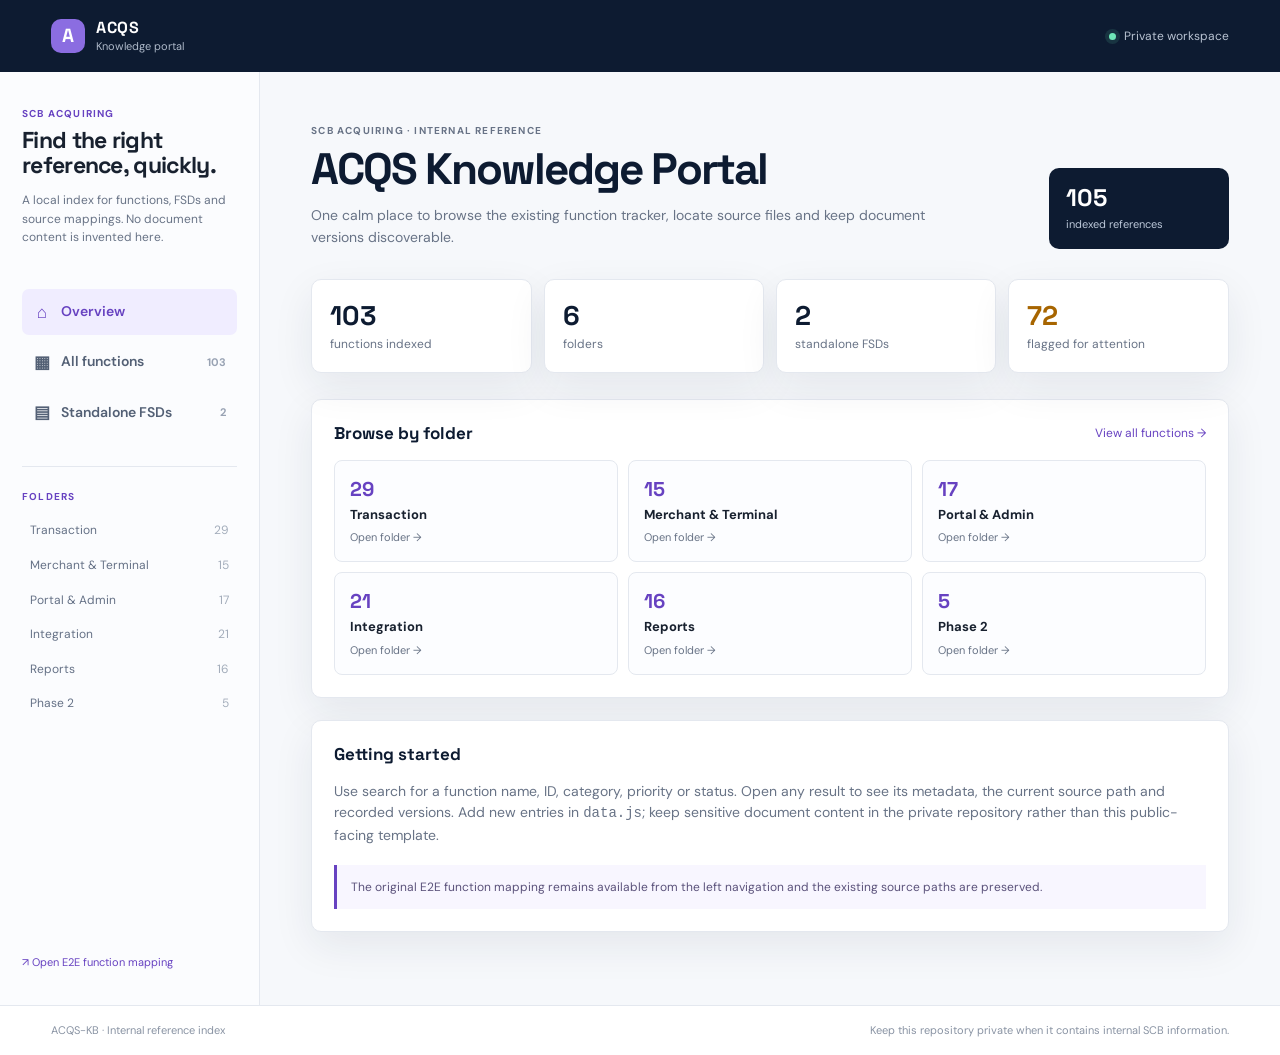
<file: index.html>
<!doctype html>
<html lang="en">
<head>
  <meta charset="utf-8">
  <meta name="viewport" content="width=device-width, initial-scale=1">
  <meta name="description" content="Private SCB ACQS knowledge portal for finding function and document references.">
  <title>ACQS Knowledge Portal</title>
  <link rel="stylesheet" href="styles.css">
</head>
<body>
  <header class="site-header">
    <a class="brand" href="#home" aria-label="ACQS Knowledge Portal home">
      <span class="brand-mark">A</span>
      <span><strong>ACQS</strong><small>Knowledge portal</small></span>
    </a>
    <div class="header-meta">
      <span class="status-dot" aria-hidden="true"></span>
      <span>Private workspace</span>
    </div>
  </header>

  <main class="layout">
    <aside class="sidebar" aria-label="Knowledge base navigation">
      <div class="sidebar-intro">
        <p class="eyebrow">SCB Acquiring</p>
        <h1>Find the right reference, quickly.</h1>
        <p class="muted">A local index for functions, FSDs and source mappings. No document content is invented here.</p>
      </div>
      <nav class="nav-list">
        <a class="nav-link active" href="#home" data-route="home"><span>⌂</span> Overview</a>
        <a class="nav-link" href="#all" data-route="all"><span>▦</span> All functions <b id="nav-count"></b></a>
        <a class="nav-link" href="#documents" data-route="documents"><span>▤</span> Standalone FSDs <b id="nav-doc-count"></b></a>
      </nav>
      <div class="sidebar-section">
        <p class="eyebrow">Folders</p>
        <div id="category-nav" class="category-nav"></div>
      </div>
      <a class="source-link" href="reference/E2E_Full_Function_Mapping.html">↗ Open E2E function mapping</a>
    </aside>

    <section class="content" aria-live="polite">
      <div id="view"></div>
    </section>
  </main>

  <footer class="site-footer">
    <span>ACQS-KB · Internal reference index</span>
    <span>Keep this repository private when it contains internal SCB information.</span>
  </footer>
  <script src="data.js"></script>
  <script src="app.js"></script>
</body>
</html>
</file>
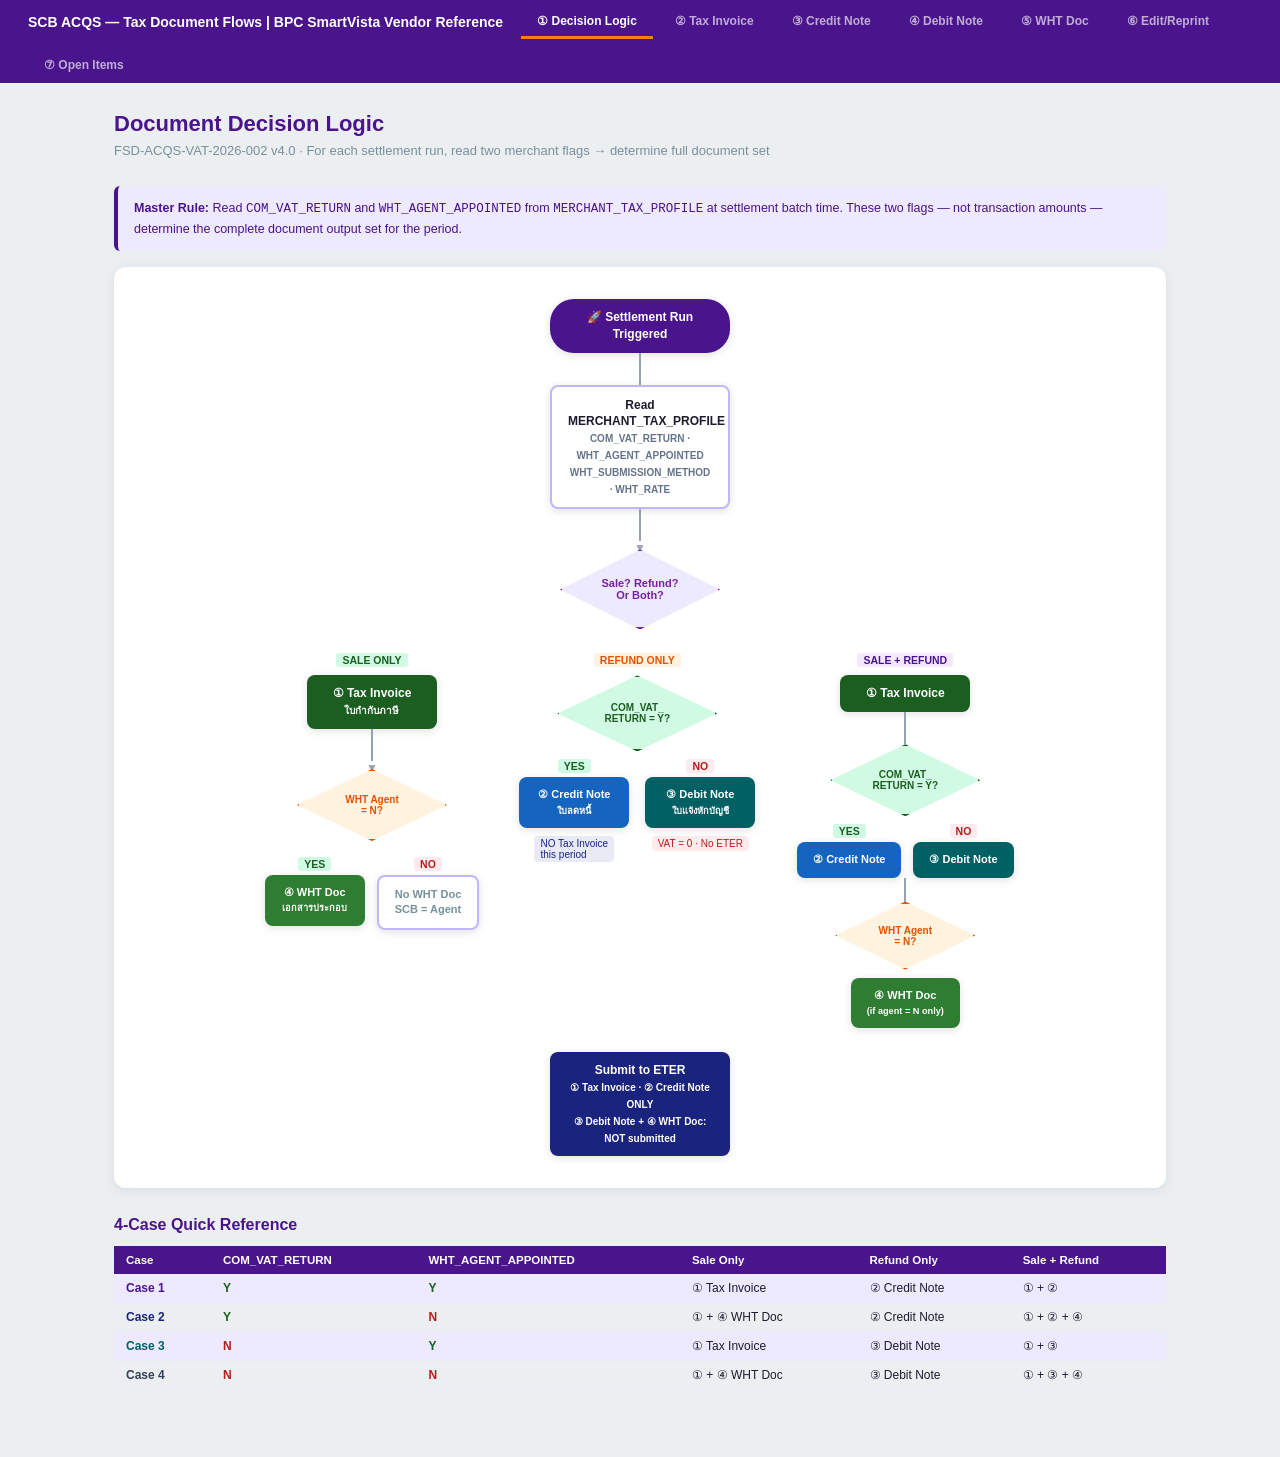
<file: ACQS_VAT_Flows_Vendor_Reference.html>
<!DOCTYPE html>
<html lang="en">
<head>
<meta charset="UTF-8">
<title>SCB ACQS — VAT Tax Document Generation Flows  |  BPC SmartVista Vendor Reference</title>
<style>
:root {
  --pu:  #4A148C; --pu2: #7B1FA2; --plt: #EDE9FE; --plt2: #F3E5F5;
  --tl:  #006064; --tlt: #E0F7FA;
  --gn:  #1B5E20; --glt: #D1FAE5;
  --am:  #E65100; --alt: #FFF3E0;
  --rd:  #B71C1C; --rlt: #FFEBEE;
  --in:  #1A237E; --ilt: #E8EAF6;
  --sl:  #334155; --mg:  #78909C;
  --lg:  #F8F7FF; --wh:  #FFFFFF; --bk: #1E1B2E;
  --gd:  #F57F17; --yl:  #FFF9C4;
  --font: 'Segoe UI', 'Aptos', sans-serif;
}
* { margin:0; padding:0; box-sizing:border-box; }
body { font-family:var(--font); background:#ECEFF1; color:var(--bk); }

/* NAV */
.nav { background:var(--pu); padding:0 28px; display:flex; align-items:center; gap:6px; flex-wrap:wrap; }
.nav-title { color:#fff; font-size:14px; font-weight:700; padding:14px 0; margin-right:12px; white-space:nowrap; }
.nav-btn { padding:8px 16px; background:transparent; border:none; color:rgba(255,255,255,.65);
  font-size:12px; font-weight:600; cursor:pointer; border-bottom:3px solid transparent;
  transition:.15s; white-space:nowrap; }
.nav-btn:hover, .nav-btn.active { color:#fff; border-bottom-color:var(--gd); }

/* PANEL */
.panel { display:none; padding:28px 24px 48px; max-width:1100px; margin:0 auto; }
.panel.active { display:block; }

/* SECTION HEADERS */
.sec-title { font-size:22px; font-weight:800; color:var(--pu); margin-bottom:6px; }
.sec-sub   { font-size:13px; color:var(--mg); margin-bottom:28px; }

/* ── FLOW DIAGRAM ─────────────────────────────────────── */
.flow { display:flex; flex-direction:column; align-items:center; gap:0; }
.flow-row { display:flex; align-items:center; gap:0; width:100%; justify-content:center; }

/* Nodes */
.node { border-radius:8px; padding:10px 16px; font-size:12px; font-weight:600;
  text-align:center; min-width:130px; max-width:180px; line-height:1.4;
  box-shadow:0 2px 8px rgba(0,0,0,.12); position:relative; }
.node-start { background:var(--pu); color:#fff; border-radius:24px; }
.node-end   { background:var(--bk); color:#fff; border-radius:24px; }
.node-action{ background:var(--wh); color:var(--bk); border:2px solid #C4B5FD; }
.node-tax   { background:var(--gn); color:#fff; }
.node-cn    { background:#1565C0; color:#fff; }
.node-dn    { background:var(--tl); color:#fff; }
.node-wht   { background:#2E7D32; color:#fff; }
.node-eter  { background:var(--in); color:#fff; }
.node-warn  { background:var(--alt); color:var(--am); border:2px solid var(--am); }
.node-block { background:var(--rlt); color:var(--rd); border:2px solid var(--rd); }
.node-db    { background:#E3F2FD; color:#0D47A1; border:2px solid #90CAF9;
  border-radius:4px 4px 12px 12px; }
.node-diamond { background:var(--plt); color:var(--pu2); border:2px solid var(--pu2);
  transform:rotate(0deg); clip-path:polygon(50% 0%,100% 50%,50% 100%,0% 50%);
  width:160px; height:80px; display:flex; align-items:center; justify-content:center;
  font-size:11px; font-weight:700; text-align:center; padding:8px;
  box-shadow:0 2px 8px rgba(0,0,0,.12); }
.node-diamond.gn { background:var(--glt); color:var(--gn); border-color:var(--gn); }
.node-diamond.am { background:var(--alt); color:var(--am); border-color:var(--am); }

/* Connectors */
.arrow-down  { width:2px; height:32px; background:#94A3B8; margin:0 auto; position:relative; }
.arrow-down::after { content:'▼'; position:absolute; bottom:-14px; left:50%; transform:translateX(-50%);
  font-size:12px; color:#94A3B8; }
.arrow-h { width:36px; height:2px; background:#94A3B8; flex-shrink:0; }
.arrow-label { font-size:10.5px; font-weight:700; color:var(--gn); text-align:center;
  background:var(--glt); border-radius:3px; padding:1px 6px; white-space:nowrap; margin:0 4px; }
.arrow-label.no  { color:var(--rd); background:var(--rlt); }
.arrow-label.am  { color:var(--am); background:var(--alt); }

/* Badge */
.badge { display:inline-block; font-size:9px; font-weight:700; border-radius:3px;
  padding:1px 5px; vertical-align:middle; margin-left:4px; }
.badge-new  { background:var(--gn); color:#fff; }
.badge-upd  { background:var(--am); color:#fff; }
.badge-crit { background:var(--rd); color:#fff; }
.badge-blk  { background:var(--in); color:#fff; }

/* ── GRID LAYOUT ──────────────────────────────────────── */
.grid2 { display:grid; grid-template-columns:1fr 1fr; gap:20px; margin-bottom:28px; }
.grid3 { display:grid; grid-template-columns:1fr 1fr 1fr; gap:16px; margin-bottom:28px; }
@media(max-width:700px) { .grid2,.grid3 { grid-template-columns:1fr; } }

/* CARD */
.card { background:var(--wh); border-radius:10px; overflow:hidden;
  box-shadow:0 2px 12px rgba(0,0,0,.08); }
.card-head { padding:12px 16px; font-size:13px; font-weight:700; color:#fff; }
.card-body { padding:14px 16px; font-size:12.5px; line-height:1.7; }

/* TABLE */
.tbl { width:100%; border-collapse:collapse; font-size:12px; margin-bottom:20px; }
.tbl th { background:var(--pu); color:#fff; padding:8px 12px; text-align:left; font-size:11.5px; }
.tbl td { padding:7px 12px; border-bottom:1px solid #EDE7F6; vertical-align:top; }
.tbl tr:nth-child(even) td { background:var(--plt); }
.tbl .y  { font-weight:700; color:var(--gn); }
.tbl .n  { font-weight:700; color:var(--rd); }
.tbl .am { font-weight:700; color:var(--am); }

/* CALLOUT */
.callout { border-radius:6px; padding:12px 16px; font-size:12.5px; line-height:1.6;
  margin-bottom:16px; border-left:4px solid; }
.callout-rd  { background:var(--rlt); border-color:var(--rd); color:var(--rd); }
.callout-gn  { background:var(--glt); border-color:var(--gn); color:var(--gn); }
.callout-pu  { background:var(--plt); border-color:var(--pu); color:var(--pu); }
.callout-am  { background:var(--alt); border-color:var(--am); color:var(--am); }
.callout-tl  { background:var(--tlt); border-color:var(--tl); color:var(--tl); }
.callout-in  { background:var(--ilt); border-color:var(--in); color:var(--in); }

/* STEP LIST */
.steps { counter-reset:step; list-style:none; }
.steps li { counter-increment:step; padding:8px 12px 8px 44px; position:relative;
  border-left:2px solid #EDE7F6; margin-bottom:4px; font-size:12.5px; background:var(--wh);
  border-radius:0 6px 6px 0; }
.steps li::before { content:counter(step); position:absolute; left:-14px; top:50%; transform:translateY(-50%);
  width:26px; height:26px; background:var(--pu); color:#fff; border-radius:50%;
  display:flex; align-items:center; justify-content:center; font-size:11px; font-weight:700; }

/* OI BOX */
.oi-box { background:var(--rlt); border-left:4px solid var(--rd); border-radius:0 6px 6px 0;
  padding:10px 14px; margin-bottom:10px; }
.oi-id   { font-weight:700; color:var(--rd); font-size:12px; margin-bottom:3px; }
.oi-text { font-size:12px; color:var(--bk); line-height:1.5; }

/* DIVIDER */
.divider { height:1px; background:#EDE7F6; margin:24px 0; }
</style>
</head>
<body>

<!-- NAV -->
<nav class="nav">
  <span class="nav-title">SCB ACQS — Tax Document Flows  |  BPC SmartVista Vendor Reference</span>
  <button class="nav-btn active" onclick="show('decision')">① Decision Logic</button>
  <button class="nav-btn" onclick="show('inv')">② Tax Invoice</button>
  <button class="nav-btn" onclick="show('cn')">③ Credit Note</button>
  <button class="nav-btn" onclick="show('dn')">④ Debit Note</button>
  <button class="nav-btn" onclick="show('wht')">⑤ WHT Doc</button>
  <button class="nav-btn" onclick="show('editreprint')">⑥ Edit/Reprint</button>
  <button class="nav-btn" onclick="show('openitems')">⑦ Open Items</button>
</nav>

<!-- ══════════════════════════════════════════════════════
     PANEL 1: DECISION LOGIC
══════════════════════════════════════════════════════ -->
<div class="panel active" id="panel-decision">
  <div class="sec-title">Document Decision Logic</div>
  <div class="sec-sub">FSD-ACQS-VAT-2026-002 v4.0  ·  For each settlement run, read two merchant flags → determine full document set</div>

  <div class="callout callout-pu">
    <strong>Master Rule:</strong> Read <code>COM_VAT_RETURN</code> and <code>WHT_AGENT_APPOINTED</code> from <code>MERCHANT_TAX_PROFILE</code> at settlement batch time. These two flags — not transaction amounts — determine the complete document output set for the period.
  </div>

  <!-- Flowchart -->
  <div style="background:#fff; border-radius:12px; padding:32px; box-shadow:0 2px 12px rgba(0,0,0,.08); margin-bottom:28px; overflow-x:auto;">

    <!-- Row 1: Start -->
    <div class="flow">
      <div class="node node-start" style="width:180px">🚀 Settlement Run Triggered</div>
      <div class="arrow-down"></div>

      <!-- Step: Read flags -->
      <div class="node node-action" style="width:260px">Read MERCHANT_TAX_PROFILE<br><small style="color:#64748B">COM_VAT_RETURN · WHT_AGENT_APPOINTED<br>WHT_SUBMISSION_METHOD · WHT_RATE</small></div>
      <div class="arrow-down"></div>

      <!-- Diamond 1: Sale or Refund? -->
      <div class="node-diamond" style="margin:8px auto">Sale? Refund?<br>Or Both?</div>
      <div style="height:16px"></div>

      <!-- Three branches -->
      <div style="display:flex; gap:40px; justify-content:center; align-items:flex-start; width:100%;">

        <!-- LEFT: Sale Only -->
        <div style="display:flex; flex-direction:column; align-items:center; gap:0; min-width:200px;">
          <div class="arrow-label" style="margin-bottom:8px">SALE ONLY</div>
          <div class="node node-tax">① Tax Invoice<br><small>ใบกำกับภาษี</small></div>
          <div class="arrow-down"></div>
          <div class="node-diamond am" style="margin:8px auto; width:150px; height:72px; font-size:10px">WHT Agent<br>= N?</div>
          <div style="height:8px"></div>
          <div style="display:flex; gap:12px;">
            <div style="display:flex; flex-direction:column; align-items:center; gap:4px;">
              <div class="arrow-label">YES</div>
              <div class="node node-wht" style="font-size:11px; min-width:100px">④ WHT Doc<br><small>เอกสารประกอบ</small></div>
            </div>
            <div style="display:flex; flex-direction:column; align-items:center; gap:4px;">
              <div class="arrow-label no">NO</div>
              <div class="node node-action" style="font-size:11px; min-width:80px; color:var(--mg)">No WHT Doc<br>SCB = Agent</div>
            </div>
          </div>
        </div>

        <!-- CENTRE: Refund Only -->
        <div style="display:flex; flex-direction:column; align-items:center; gap:0; min-width:220px;">
          <div class="arrow-label am" style="margin-bottom:8px">REFUND ONLY</div>
          <div class="node-diamond gn" style="margin:0 auto; width:160px; height:76px; font-size:10px">COM_VAT_<br>RETURN = Y?</div>
          <div style="height:8px"></div>
          <div style="display:flex; gap:16px;">
            <div style="display:flex; flex-direction:column; align-items:center; gap:4px;">
              <div class="arrow-label">YES</div>
              <div class="node node-cn" style="font-size:11px; min-width:110px">② Credit Note<br><small>ใบลดหนี้</small></div>
              <div style="font-size:10px; color:var(--in); background:var(--ilt); border-radius:4px; padding:2px 6px; margin-top:4px">NO Tax Invoice<br>this period</div>
            </div>
            <div style="display:flex; flex-direction:column; align-items:center; gap:4px;">
              <div class="arrow-label no">NO</div>
              <div class="node node-dn" style="font-size:11px; min-width:110px">③ Debit Note<br><small>ใบแจ้งหักบัญชี</small></div>
              <div style="font-size:10px; color:var(--rd); background:var(--rlt); border-radius:4px; padding:2px 6px; margin-top:4px">VAT = 0 · No ETER</div>
            </div>
          </div>
        </div>

        <!-- RIGHT: Sale + Refund -->
        <div style="display:flex; flex-direction:column; align-items:center; gap:0; min-width:220px;">
          <div class="arrow-label no" style="background:#F3E8FF; color:var(--pu); margin-bottom:8px">SALE + REFUND</div>
          <div class="node node-tax">① Tax Invoice</div>
          <div class="arrow-down"></div>
          <div class="node-diamond gn" style="margin:0 auto; width:150px; height:72px; font-size:10px">COM_VAT_<br>RETURN = Y?</div>
          <div style="height:8px"></div>
          <div style="display:flex; gap:12px;">
            <div style="display:flex; flex-direction:column; align-items:center; gap:4px;">
              <div class="arrow-label">YES</div>
              <div class="node node-cn" style="font-size:11px; min-width:100px">② Credit Note</div>
            </div>
            <div style="display:flex; flex-direction:column; align-items:center; gap:4px;">
              <div class="arrow-label no">NO</div>
              <div class="node node-dn" style="font-size:11px; min-width:100px">③ Debit Note</div>
            </div>
          </div>
          <div class="arrow-down" style="height:24px;"></div>
          <div class="node-diamond am" style="margin:0 auto; width:140px; height:68px; font-size:10px">WHT Agent<br>= N?</div>
          <div style="height:8px"></div>
          <div class="node node-wht" style="font-size:11px; min-width:100px">④ WHT Doc<br><small>(if agent = N only)</small></div>
        </div>
      </div>

      <div style="height:24px;"></div>
      <div class="node node-eter" style="width:300px">Submit to ETER<br><small>① Tax Invoice · ② Credit Note ONLY<br>③ Debit Note + ④ WHT Doc: NOT submitted</small></div>
    </div>
  </div>

  <!-- Case matrix -->
  <div class="sec-title" style="font-size:16px; margin-bottom:12px">4-Case Quick Reference</div>
  <table class="tbl">
    <tr><th>Case</th><th>COM_VAT_RETURN</th><th>WHT_AGENT_APPOINTED</th><th>Sale Only</th><th>Refund Only</th><th>Sale + Refund</th></tr>
    <tr>
      <td><strong style="color:var(--pu)">Case 1</strong></td><td class="y">Y</td><td class="y">Y</td>
      <td>① Tax Invoice</td><td>② Credit Note</td><td>① + ②</td>
    </tr>
    <tr>
      <td><strong style="color:var(--in)">Case 2</strong></td><td class="y">Y</td><td class="n">N</td>
      <td>① + ④ WHT Doc</td><td>② Credit Note</td><td>① + ② + ④</td>
    </tr>
    <tr>
      <td><strong style="color:var(--tl)">Case 3</strong></td><td class="n">N</td><td class="y">Y</td>
      <td>① Tax Invoice</td><td>③ Debit Note</td><td>① + ③</td>
    </tr>
    <tr>
      <td><strong style="color:var(--sl)">Case 4</strong></td><td class="n">N</td><td class="n">N</td>
      <td>① + ④ WHT Doc</td><td>③ Debit Note</td><td>① + ③ + ④</td>
    </tr>
  </table>
</div>

<!-- ══════════════════════════════════════════════════════
     PANEL 2: TAX INVOICE
══════════════════════════════════════════════════════ -->
<div class="panel" id="panel-inv">
  <div class="sec-title">① Tax Invoice Generation Flow</div>
  <div class="sec-sub">ใบนำฝากเงิน / ใบกำกับภาษี  ·  Tax Document  ·  Must submit to ETER</div>

  <div class="callout callout-gn"><strong>Signature rule (TaxLawX confirmed):</strong> No physical wet signature or bank stamp required. Electronic Signature embedded by ETER satisfies มาตรา 105 ทวิ + ข้อ 4 ประกาศฯ.</div>
  <div class="callout callout-pu"><strong>Template parity:</strong> Auto-generate and Manual Data Entry are legally identical — both must use the same ETER template (Merchant Report Scenario V2.0_TLX220726.xlsx).</div>

  <!-- Activity flow -->
  <div class="grid2">
    <div>
      <div class="card">
        <div class="card-head" style="background:var(--pu)">Processing Steps</div>
        <div class="card-body">
          <ol class="steps">
            <li>EOD settlement batch triggers document generation</li>
            <li>Read <code>MERCHANT_TAX_PROFILE</code>: MDR rate, VAT flag, WHT_RATE, WHT_SUBMISSION_METHOD</li>
            <li>Calculate: MDR fee = Sale × MDR rate</li>
            <li>Calculate: VAT = MDR × 7%</li>
            <li>Calculate: WHT amount = MDR × <strong>WHT_RATE</strong> (dynamic — NOT hardcoded)<br><small style="color:var(--am)">e-WHT path: 1% (Jan 2026–Dec 2027 per ครม. 16 Jun 2026)</small></li>
            <li>Select WHT text template:<br>
              — <strong>E_WHT</strong>: Template A (past-tense "เรียบร้อยแล้ว")<br>
              — <strong>STANDARD</strong>: Template B ("ภายในวันที่ 15 ของเดือนถัดไป")</li>
            <li>Generate Tax Invoice with ETER mandatory footer statement <span class="badge badge-new">NEW</span></li>
            <li>Submit to ETER → receive registration number</li>
            <li>Status → <strong>POSTED</strong> only after ETER confirmation</li>
            <li>Email PDF to merchant registered email</li>
          </ol>
        </div>
      </div>
    </div>

    <div style="display:flex; flex-direction:column; gap:16px;">
      <div class="card">
        <div class="card-head" style="background:var(--tl)">WHT Text — Which Template?</div>
        <div class="card-body">
          <div class="flow" style="gap:8px;">
            <div class="node node-action" style="font-size:11.5px; width:100%">Read <code>WHT_SUBMISSION_METHOD</code></div>
            <div style="display:flex; gap:16px; width:100%; align-items:flex-start; margin-top:8px;">
              <div style="flex:1; display:flex; flex-direction:column; align-items:center; gap:6px;">
                <div class="arrow-label">= E_WHT</div>
                <div style="background:var(--glt); border:1px solid var(--gn); border-radius:6px; padding:10px; font-size:11px; color:var(--gn); text-align:center; width:100%">
                  <strong>Template A</strong><br>Rate = 1% (current)<br>"...นำส่งผ่านระบบ<br>e-withholding tax<br>เรียบร้อยแล้ว"
                </div>
              </div>
              <div style="flex:1; display:flex; flex-direction:column; align-items:center; gap:6px;">
                <div class="arrow-label am">= STANDARD</div>
                <div style="background:var(--alt); border:1px solid var(--am); border-radius:6px; padding:10px; font-size:11px; color:var(--am); text-align:center; width:100%">
                  <strong>Template B</strong><br>Rate = contracted%<br>"...จะดำเนินการนำส่ง<br>ภายในวันที่ 15<br>ของเดือนถัดไป"
                </div>
              </div>
            </div>
          </div>
        </div>
      </div>

      <div class="card">
        <div class="card-head" style="background:var(--in)">ETER Mandatory Footer <span class="badge badge-new">NEW</span></div>
        <div class="card-body">
          <div style="background:var(--plt); border-left:3px solid var(--pu); padding:10px 12px; border-radius:0 6px 6px 0; font-size:12px; color:var(--pu); font-weight:600; margin-bottom:10px">
            "เอกสารนี้ได้จัดทำและส่งข้อมูลให้แก่กรมสรรพากรด้วยวิธีการทางอิเล็กทรอนิกส์"
          </div>
          <div style="font-size:11.5px; color:var(--sl); line-height:1.6">
            ▸ Legal basis: กฎกระทรวงฉบับที่ 384 + ข้อ 5 ประกาศฯ<br>
            ▸ <strong>SYSTEM FIXED TEXT</strong> — ops cannot edit or remove<br>
            ▸ Placement: footer, above digital signature<br>
            ▸ Applies to: Tax Invoice ① and Credit Note ② ONLY
          </div>
        </div>
      </div>
    </div>
  </div>
</div>

<!-- ══════════════════════════════════════════════════════
     PANEL 3: CREDIT NOTE
══════════════════════════════════════════════════════ -->
<div class="panel" id="panel-cn">
  <div class="sec-title">② Credit Note Generation Flow  <span class="badge badge-crit">CRITICAL UPDATES</span></div>
  <div class="sec-sub">ใบลดหนี้  ·  Tax Document  ·  Must submit to ETER  ·  COM_VAT_RETURN = Y</div>

  <div class="callout callout-rd"><strong>CRITICAL — Amount logic changed:</strong> Credit Note must show DELTA (reduction) amount only — NOT the full original invoice amount. Previous ETER behaviour (full cancellation + new invoice with no reference) was non-compliant.</div>

  <div class="grid2">
    <div class="card">
      <div class="card-head" style="background:#1565C0">Processing Steps</div>
      <div class="card-body">
        <ol class="steps">
          <li>Detect refund with <code>COM_VAT_RETURN = Y</code></li>
          <li>Set original Tax Invoice status → <strong>CANCELLED</strong></li>
          <li>Check <code>เหตุผลในการลดหนี้</code> field — <strong>BLOCK if empty</strong> <span class="badge badge-new">NEW</span></li>
          <li>Calculate credit amount = <strong>DELTA (reduction amount only)</strong><br>
            <small style="color:var(--rd)">e.g. original MDR = 100 THB, refund = 40 THB → Credit Note = 40 THB</small></li>
          <li>Calculate remaining = Original − Delta<br><small style="color:var(--mg)">e.g. 60 THB → goes on new Tax Invoice</small></li>
          <li>Validate timing: Credit Note date must be within <strong>same or following VAT month</strong> as reason (มาตรา 86/10) <span class="badge badge-new">NEW</span></li>
          <li>Generate Credit Note with ETER footer statement</li>
          <li>Generate new corrected Tax Invoice referencing original</li>
          <li>Submit <strong>both</strong> Credit Note + new Tax Invoice to ETER</li>
          <li>Status → <strong>POSTED</strong> only after BOTH ETER registrations confirmed</li>
          <li>Email both documents to merchant</li>
        </ol>
      </div>
    </div>

    <div style="display:flex; flex-direction:column; gap:16px;">

      <!-- Amount diagram -->
      <div class="card">
        <div class="card-head" style="background:var(--rd)">Amount Logic — Delta Only <span class="badge badge-crit">CRITICAL</span></div>
        <div class="card-body">
          <div style="display:grid; grid-template-columns:1fr 1fr; gap:10px;">
            <div style="background:var(--rlt); border-radius:6px; padding:10px;">
              <div style="font-size:10px; font-weight:700; color:var(--rd); margin-bottom:6px">❌ WRONG (Old ETER)</div>
              <div style="font-size:11px; line-height:1.8; color:var(--bk)">
                Original MDR: 100 THB<br>
                Credit Note: <strong style="color:var(--rd)">100 THB</strong> (full)<br>
                New Invoice: no reference<br>
                → <span style="color:var(--rd)">Non-compliant</span>
              </div>
            </div>
            <div style="background:var(--glt); border-radius:6px; padding:10px;">
              <div style="font-size:10px; font-weight:700; color:var(--gn); margin-bottom:6px">✔ CORRECT (TO-BE)</div>
              <div style="font-size:11px; line-height:1.8; color:var(--bk)">
                Original MDR: 100 THB<br>
                Credit Note: <strong style="color:var(--gn)">40 THB</strong> (delta)<br>
                New Invoice: 60 THB + ref original<br>
                → <span style="color:var(--gn)">Compliant</span>
              </div>
            </div>
          </div>
          <div class="oi-box" style="margin-top:10px; margin-bottom:0">
            <div class="oi-id">OI-VAT-018 — BLOCK</div>
            <div class="oi-text">Confirm ETER supports partial Credit Note (delta amount). Current ETER may only support full cancellation. Must resolve before SIT.</div>
          </div>
        </div>
      </div>

      <!-- Timing rule -->
      <div class="card">
        <div class="card-head" style="background:var(--rd)">Timing Rule — มาตรา 86/10 <span class="badge badge-new">NEW</span></div>
        <div class="card-body">
          <table class="tbl" style="margin-bottom:0">
            <tr><th>When issued</th><th>System action</th></tr>
            <tr><td>Same VAT month as reason</td><td class="y">✔ Allow — no warning</td></tr>
            <tr><td>Following VAT month</td><td class="am">⚠ Warn — ops confirm exception</td></tr>
            <tr><td>2+ months after reason</td><td class="n">✕ BLOCK — supervisor override + audit log</td></tr>
          </table>
        </div>
      </div>

      <!-- เหตุผล -->
      <div class="card">
        <div class="card-head" style="background:var(--gn)">เหตุผลในการลดหนี้ — Mandatory <span class="badge badge-new">NEW</span></div>
        <div class="card-body">
          <div class="callout callout-rd" style="margin-bottom:10px; padding:8px 12px;">System <strong>BLOCKS</strong> if empty — legally required</div>
          <table class="tbl" style="margin-bottom:0">
            <tr><th>Code</th><th>Thai Label</th><th>Default?</th></tr>
            <tr><td><strong style="color:var(--gn)">OVERCHARGE ★</strong></td><td>เรียกเก็บค่าบริการเกินไป</td><td class="y">YES (auto)</td></tr>
            <tr><td>REFUND_AGREEMENT</td><td>ตกลงลดค่าบริการ</td><td>—</td></tr>
            <tr><td>INVOICE_CORRECTION</td><td>แก้ไขใบกำกับภาษี</td><td>—</td></tr>
            <tr><td>OTHER</td><td>อื่นๆ + free text (max 200 chars)</td><td>—</td></tr>
          </table>
        </div>
      </div>
    </div>
  </div>
</div>

<!-- ══════════════════════════════════════════════════════
     PANEL 4: DEBIT NOTE
══════════════════════════════════════════════════════ -->
<div class="panel" id="panel-dn">
  <div class="sec-title">③ Debit Note Generation Flow <span class="badge badge-upd">UPDATED</span></div>
  <div class="sec-sub">ใบแจ้งหักบัญชี  ·  NOT a tax document  ·  NOT submitted to ETER  ·  COM_VAT_RETURN = N</div>

  <div class="callout callout-rd"><strong>NOT a tax document.</strong> No VAT. No ETER. No digital signature requirement. Status = POSTED immediately. No legal minimum content requirement per Revenue Code.</div>

  <div class="grid2">
    <div class="card">
      <div class="card-head" style="background:var(--tl)">Processing Steps</div>
      <div class="card-body">
        <ol class="steps">
          <li>Detect refund with <code>COM_VAT_RETURN = N</code></li>
          <li>Generate Debit Note: number format <code>DR + 10-digit sequential</code></li>
          <li>Document name = <strong>"ใบแจ้งหักบัญชี"</strong> <span class="badge badge-upd">UPDATED</span><br><small style="color:var(--rd)">Old name "ใบแจ้งหนี้หักบัญชี" removed</small></li>
          <li>Set <strong>VAT/Tax field = 0.00 ALWAYS</strong> <span class="badge badge-upd">UPDATED</span><br><small style="color:var(--rd)">Never calculate VAT on Debit Note</small></li>
          <li>Populate Account Debit Statement template <span class="badge badge-new">NEW</span></li>
          <li>Status → <strong>POSTED immediately</strong> (no ETER wait)</li>
          <li>Email PDF to merchant</li>
          <li><strong>Do NOT submit to ETER</strong></li>
        </ol>
      </div>
    </div>

    <div style="display:flex; flex-direction:column; gap:16px;">
      <div class="card">
        <div class="card-head" style="background:var(--tl)">Account Debit Statement Template <span class="badge badge-new">NEW</span></div>
        <div class="card-body">
          <div class="callout callout-rd" style="margin-bottom:10px; padding:8px 12px;">Replaces "ยอดรับซื้อ" — previous text did not communicate account debit purpose</div>
          <div style="background:var(--ilt); border:1px solid var(--in); border-radius:6px; padding:12px; font-size:12px; color:var(--bk); line-height:1.8; margin-bottom:12px">
            "ธนาคารไทยพาณิชย์ จำกัด (มหาชน) ขอแจ้งการหักเงินจากบัญชีของท่าน เพื่อชำระ<strong>{FEE_DESCRIPTION}</strong> สำหรับรายการคืนเงิน (Refund) จำนวนเงิน <strong>{REFUND_AMOUNT}</strong> บาท โดยธนาคารจะโอนเงินดังกล่าวคืนให้แก่ลูกค้า ทั้งนี้ค่าธรรมเนียม (MDR) จำนวน <strong>{MDR_AMOUNT}</strong> บาท จะไม่ถูกคืนให้แก่ร้านค้า"
          </div>
          <table class="tbl" style="margin-bottom:0">
            <tr><th>Token</th><th>Source</th><th>Example</th></tr>
            <tr><td><code>{FEE_DESCRIPTION}</code></td><td>Fee type config</td><td>ค่าธรรมเนียมการรับบัตร (MDR)</td></tr>
            <tr><td><code>{REFUND_AMOUNT}</code></td><td>Refund txn amount</td><td>20,450.00</td></tr>
            <tr><td><code>{MDR_AMOUNT}</code></td><td>MDR retained by SCB</td><td>588.10</td></tr>
          </table>
        </div>
      </div>

      <div class="card">
        <div class="card-head" style="background:var(--rd)">What NOT to do on Debit Note</div>
        <div class="card-body">
          <div style="font-size:12px; line-height:2; color:var(--bk)">
            <span style="color:var(--rd); font-weight:700">✕</span> Do NOT submit to ETER<br>
            <span style="color:var(--rd); font-weight:700">✕</span> Do NOT calculate VAT (must = 0.00)<br>
            <span style="color:var(--rd); font-weight:700">✕</span> Do NOT use name "ใบแจ้งหนี้หักบัญชี"<br>
            <span style="color:var(--rd); font-weight:700">✕</span> Do NOT add ETER footer statement<br>
            <span style="color:var(--rd); font-weight:700">✕</span> Do NOT use text "ยอดรับซื้อ"<br>
            <span style="color:var(--rd); font-weight:700">✕</span> Do NOT cancel the original Tax Invoice
          </div>
        </div>
      </div>
    </div>
  </div>
</div>

<!-- ══════════════════════════════════════════════════════
     PANEL 5: WHT SUPPORTING DOC
══════════════════════════════════════════════════════ -->
<div class="panel" id="panel-wht">
  <div class="sec-title">④ WHT Supporting Document  <span class="badge badge-crit">MAJOR UPDATE</span></div>
  <div class="sec-sub">เอกสารประกอบหนังสือรับรองหัก ณ ที่จ่าย  ·  NOT a tax document  ·  WHT_AGENT_APPOINTED = N</div>

  <div class="callout callout-am"><strong>MAJOR UPDATE — ภ.ง.ด.53 is now OPTIONAL:</strong> RD Announcements ฉบับที่ 457 & 459 (effective 1 July 2025) supersede ป.112/2545. SCB now files WHT via e-Filing only. Physical document = merchant convenience only, NOT mandatory. See OI-VAT-019.</div>

  <div class="grid2">
    <div>
      <div class="card" style="margin-bottom:16px;">
        <div class="card-head" style="background:var(--gn)">Generation Trigger</div>
        <div class="card-body">
          <table class="tbl" style="margin-bottom:0">
            <tr><th>Condition</th><th>WHT Doc?</th></tr>
            <tr><td>WHT_AGENT_APPOINTED = N + Sale Only</td><td class="y">YES — with Tax Invoice</td></tr>
            <tr><td>WHT_AGENT_APPOINTED = N + Sale + Refund</td><td class="y">YES — with Tax Invoice</td></tr>
            <tr><td>WHT_AGENT_APPOINTED = N + Refund Only</td><td class="n">NO — no fee this period</td></tr>
            <tr><td>WHT_AGENT_APPOINTED = Y (any)</td><td class="n">NO — SCB deducts at source</td></tr>
          </table>
        </div>
      </div>

      <div class="card">
        <div class="card-head" style="background:var(--gn)">Fields — SHOW on Document Face</div>
        <div class="card-body">
          <div style="font-size:12px; line-height:2;">
            <span style="color:var(--gn); font-weight:700">✔</span> WHT Document No. (WHT + 10-digit)<br>
            <span style="color:var(--gn); font-weight:700">✔</span> Document Date<br>
            <span style="color:var(--gn); font-weight:700">✔</span> SCB Name + TIN (ผู้จ่ายเงินได้)<br>
            <span style="color:var(--gn); font-weight:700">✔</span> Merchant Name + TIN (ผู้รับเงิน)<br>
            <span style="color:var(--gn); font-weight:700">✔</span> ประเภทเงินได้ = ค่าบริการ<br>
            <span style="color:var(--gn); font-weight:700">✔</span> วันที่จ่ายเงิน (settlement date)<br>
            <span style="color:var(--gn); font-weight:700">✔</span> จำนวนเงินที่จ่าย (gross fee before WHT)<br>
            <span style="color:var(--gn); font-weight:700">✔</span> WHT Rate + WHT Amount<br>
            <span style="color:var(--gn); font-weight:700">✔</span> Billing Period + Reference Tax Invoice No.
          </div>
        </div>
      </div>
    </div>

    <div style="display:flex; flex-direction:column; gap:16px;">
      <div class="card">
        <div class="card-head" style="background:var(--rd)">Fields — REMOVE from Document Face</div>
        <div class="card-body">
          <div class="callout callout-rd" style="margin-bottom:10px; padding:8px 12px;">TaxLawX: Remove fields not needed for ภ.ง.ด.53 to prevent merchant confusion</div>
          <div style="font-size:12px; line-height:2;">
            <span style="color:var(--rd); font-weight:700">✕</span> MDR Rate (%)<br>
            <span style="color:var(--rd); font-weight:700">✕</span> Net Settlement Amount<br>
            <span style="color:var(--rd); font-weight:700">✕</span> VAT Amount<br>
            <span style="color:var(--rd); font-weight:700">✕</span> Transaction Count / Volume<br>
            <span style="color:var(--am); font-weight:700">?</span> MID — under review (OI-VAT-016)
          </div>
        </div>
      </div>

      <div class="card">
        <div class="card-head" style="background:var(--gn)">Document Title (Bold, min 12pt)</div>
        <div class="card-body">
          <div style="background:var(--glt); border-radius:6px; padding:12px; font-size:12px; color:var(--gn); line-height:1.8; margin-bottom:10px">
            <strong>เอกสารประกอบหนังสือรับรองการหักภาษี ณ ที่จ่าย</strong><br>
            เอกสารนี้ออกเพื่อใช้เป็นข้อมูลประกอบการออกหนังสือรับรองการหักภาษี ณ ที่จ่าย (ภ.ง.ด.53)<br>
            <strong>"เอกสารนี้ไม่ใช่ใบกำกับภาษี"</strong> ← must be bold, prominent
          </div>
        </div>
      </div>

      <div class="card">
        <div class="card-head" style="background:var(--gn)">Signature — 3 Acceptable Methods</div>
        <div class="card-body">
          <div style="font-size:12px; line-height:2;">
            <span style="color:var(--gn); font-weight:700">✔</span> Physical wet signature (current ops)<br>
            <span style="color:var(--gn); font-weight:700">✔</span> Rubber stamp with authorised name<br>
            <span style="color:var(--gn); font-weight:700">✔</span> Computer-printed name (SCAN of signature stored)<br>
            <small style="color:var(--mg)">Per ข้อ 62 of RD announcement</small>
          </div>
          <div class="oi-box" style="margin-top:10px; margin-bottom:0">
            <div class="oi-id">OI-VAT-019</div>
            <div class="oi-text">Decision required: does SCB still issue WHT Supporting Doc as merchant convenience? Define process. Owner: Acquiring Products + Tax.</div>
          </div>
        </div>
      </div>
    </div>
  </div>
</div>

<!-- ══════════════════════════════════════════════════════
     PANEL 6: EDIT/REPRINT
══════════════════════════════════════════════════════ -->
<div class="panel" id="panel-editreprint">
  <div class="sec-title">⑥ Edit / Reprint Flow  <span class="badge badge-new">NEW SECTION</span></div>
  <div class="sec-sub">Merchant data corrections — address, branch, TIN  ·  All tax document corrections must go through ETER</div>

  <div class="callout callout-pu"><strong>Same-day rule (Acquiring Products confirmed):</strong> Correction in SmartVista on Day T → ETER submission same Day T. No manual printing and sending outside ETER for tax documents.</div>

  <!-- Flow diagram -->
  <div style="background:#fff; border-radius:12px; padding:28px; box-shadow:0 2px 12px rgba(0,0,0,.08); margin-bottom:24px;">
    <div class="flow" style="gap:0;">
      <div class="node node-start" style="width:220px">Merchant requests correction</div>
      <div class="arrow-down"></div>
      <div class="node-diamond" style="margin:8px auto; width:200px; height:90px; font-size:11px">What type<br>of correction?</div>
      <div style="height:12px;"></div>

      <div style="display:flex; gap:32px; justify-content:center; align-items:flex-start; width:100%;">

        <!-- TIN Correction -->
        <div style="display:flex; flex-direction:column; align-items:center; gap:6px; min-width:160px;">
          <div class="arrow-label">TIN (Tax ID)</div>
          <div class="node node-action" style="font-size:11px; width:150px">Cancel original<br>in ETER</div>
          <div style="width:1px; height:16px; background:#94A3B8;"></div>
          <div class="node node-tax" style="font-size:11px; width:150px">Issue new Tax Invoice<br>via ETER (new number)</div>
          <div style="width:1px; height:16px; background:#94A3B8;"></div>
          <div class="node node-eter" style="font-size:11px; width:150px">Submit both to ETER<br>same Day T</div>
        </div>

        <!-- Address — Major -->
        <div style="display:flex; flex-direction:column; align-items:center; gap:6px; min-width:160px;">
          <div class="arrow-label am">Address — Major</div>
          <div style="font-size:10px; color:var(--am); text-align:center; margin-bottom:4px">Wrong location,<br>cannot identify</div>
          <div class="node node-action" style="font-size:11px; width:150px">Cancel original<br>in ETER</div>
          <div style="width:1px; height:16px; background:#94A3B8;"></div>
          <div class="node node-tax" style="font-size:11px; width:150px">Issue new Tax Invoice<br>correct address via ETER</div>
          <div style="font-size:10px; color:var(--gn); background:var(--glt); border-radius:4px; padding:3px 8px; margin-top:4px">Valid for merchant<br>VAT input credit</div>
        </div>

        <!-- Address — Minor -->
        <div style="display:flex; flex-direction:column; align-items:center; gap:6px; min-width:160px;">
          <div class="arrow-label" style="background:var(--glt); color:var(--gn)">Address — Minor</div>
          <div style="font-size:10px; color:var(--gn); text-align:center; margin-bottom:4px">Missing แขวง etc.<br>location identifiable</div>
          <div class="node node-action" style="font-size:11px; width:150px; background:var(--glt); border-color:var(--gn); color:var(--gn)">Original invoice<br>may remain valid</div>
          <div style="font-size:10px; color:var(--mg); text-align:center; margin-top:4px">Advise merchant<br>(ref 0811/พ.05369)</div>
          <div class="oi-box" style="margin-top:8px; width:160px;">
            <div class="oi-id" style="font-size:10px">OI-VAT-021</div>
            <div class="oi-text" style="font-size:10px">Define minor/major threshold policy</div>
          </div>
        </div>

        <!-- System Cannot Process -->
        <div style="display:flex; flex-direction:column; align-items:center; gap:6px; min-width:160px;">
          <div class="arrow-label no">System cannot<br>process</div>
          <div class="node node-warn" style="font-size:11px; width:160px">Issue manual<br>replacement document</div>
          <div style="width:1px; height:16px; background:#94A3B8;"></div>
          <div style="background:var(--alt); border-radius:6px; padding:8px; font-size:10.5px; color:var(--am); text-align:center; width:160px">
            State reason:<br>"เอกสารที่แก้ไขใน<br>ส่วนที่เป็นข้อมูล<br>ร้านค้า (Edit/Reprint)"<br>+ Ref original invoice
          </div>
          <div style="font-size:10px; color:var(--rd); background:var(--rlt); border-radius:4px; padding:3px 8px; margin-top:4px; text-align:center">Merchant may NOT<br>be able to use for VAT credit</div>
        </div>

      </div>
    </div>
  </div>

  <div class="callout callout-am"><strong>OI-VAT-020:</strong> Define ops process: who triggers ETER resubmission? Maker-checker required? What if same-day deadline is missed? Owner: Operations + BA.</div>
</div>

<!-- ══════════════════════════════════════════════════════
     PANEL 7: OPEN ITEMS
══════════════════════════════════════════════════════ -->
<div class="panel" id="panel-openitems">
  <div class="sec-title">⑦ Open Items Tracker</div>
  <div class="sec-sub">OI-VAT-009 through OI-VAT-021  ·  Must be resolved per priority before SIT / UAT</div>

  <div class="grid2">
    <div>
      <div style="background:var(--rlt); border-radius:8px; padding:14px 16px; margin-bottom:16px;">
        <div style="font-size:13px; font-weight:700; color:var(--rd); margin-bottom:10px">P1 — Must resolve BEFORE SIT entry</div>
        <div class="oi-box"><div class="oi-id">OI-VAT-009</div><div class="oi-text">Cross-period Credit Note: Does SV NMerchant support Credit Note in period T referencing Tax Invoice from T-1? Owner: BA + BPC SmartVista.</div></div>
        <div class="oi-box"><div class="oi-id">OI-VAT-018 ★ NEW</div><div class="oi-text">ETER partial Credit Note: Confirm ETER supports delta amount (40 THB), not full cancellation only. Current ETER behaviour was full-amount. Owner: BA + ETER Integration + TaxLawX.</div></div>
      </div>

      <div style="background:var(--alt); border-radius:8px; padding:14px 16px;">
        <div style="font-size:13px; font-weight:700; color:var(--am); margin-bottom:10px">P2 — Resolve before UAT</div>
        <div class="oi-box" style="background:var(--yl); border-left-color:var(--gd)"><div class="oi-id" style="color:var(--gd)">OI-VAT-010</div><div class="oi-text">Sequence reset: annual or perpetual for INV/CR/DR/WHT? Owner: BA + Finance + TaxLawX.</div></div>
        <div class="oi-box" style="background:var(--yl); border-left-color:var(--gd)"><div class="oi-id" style="color:var(--gd)">OI-VAT-011 — Partially closed</div><div class="oi-text">Debit Note format confirmed. Remaining: final Thai wording for Account Debit Statement. Owner: BA + Legal.</div></div>
        <div class="oi-box" style="background:var(--yl); border-left-color:var(--gd)"><div class="oi-id" style="color:var(--gd)">OI-VAT-012</div><div class="oi-text">ภ.ง.ด.53 now optional (RD 457+459). Update: does WHT release still require certificate return? Owner: Operations + Finance + Tax.</div></div>
        <div class="oi-box" style="background:var(--yl); border-left-color:var(--gd)"><div class="oi-id" style="color:var(--gd)">OI-VAT-013</div><div class="oi-text">Which merchants are on E_WHT vs STANDARD? Owner: SCB Tax team.</div></div>
        <div class="oi-box" style="background:var(--yl); border-left-color:var(--gd)"><div class="oi-id" style="color:var(--gd)">OI-VAT-014</div><div class="oi-text">ETER statement: auto-included by ETER or SCB injection? Owner: BA + BPC vendor.</div></div>
        <div class="oi-box" style="background:var(--yl); border-left-color:var(--gd)"><div class="oi-id" style="color:var(--gd)">OI-VAT-015</div><div class="oi-text">Debit Note body text Thai wording — Legal sign-off. Owner: BA + Legal.</div></div>
        <div class="oi-box" style="background:var(--yl); border-left-color:var(--gd)"><div class="oi-id" style="color:var(--gd)">OI-VAT-016</div><div class="oi-text">WHT Supporting Doc: MID on print face? Owner: Operations.</div></div>
        <div class="oi-box" style="background:var(--yl); border-left-color:var(--gd)"><div class="oi-id" style="color:var(--gd)">OI-VAT-017</div><div class="oi-text">Signatory authority — digital certificate holder. Owner: Finance + Legal.</div></div>
      </div>
    </div>

    <div>
      <div style="background:var(--plt); border-radius:8px; padding:14px 16px; margin-bottom:16px;">
        <div style="font-size:13px; font-weight:700; color:var(--pu); margin-bottom:10px">NEW — From Sep 2026 images</div>
        <div class="oi-box" style="background:var(--yl); border-left-color:var(--gd)"><div class="oi-id" style="color:var(--gd)">OI-VAT-019 ★ NEW</div><div class="oi-text">ภ.ง.ด.53 optional per RD 457+459. Decision: does SCB still issue WHT Supporting Doc as convenience? Define process. Owner: Acquiring Products + Tax.</div></div>
        <div class="oi-box" style="background:var(--yl); border-left-color:var(--gd)"><div class="oi-id" style="color:var(--gd)">OI-VAT-020 ★ NEW</div><div class="oi-text">Edit/Reprint ops process: who triggers ETER? Maker-checker? Missed deadline escalation? Owner: Operations + BA.</div></div>
        <div class="oi-box" style="background:var(--yl); border-left-color:var(--gd)"><div class="oi-id" style="color:var(--gd)">OI-VAT-021 ★ NEW</div><div class="oi-text">Address correction threshold: internal SCB rule for minor vs major address issue. When must ETER reissuance be triggered? Ref 0706/พ.7836 and 0811/พ.05369. Owner: BA + Tax + TaxLawX.</div></div>
      </div>

      <!-- Summary status table -->
      <div class="card">
        <div class="card-head" style="background:var(--pu)">Status Summary</div>
        <div class="card-body">
          <table class="tbl" style="margin-bottom:0">
            <tr><th>OI ID</th><th>Status</th><th>Blocks</th></tr>
            <tr><td>OI-VAT-009</td><td class="n">OPEN — P1</td><td>SIT</td></tr>
            <tr><td>OI-VAT-018</td><td class="n">OPEN — P1 NEW</td><td>SIT</td></tr>
            <tr><td>OI-VAT-010</td><td class="am">OPEN — P2</td><td>UAT</td></tr>
            <tr><td>OI-VAT-011</td><td class="am">PARTIAL — P2</td><td>UAT</td></tr>
            <tr><td>OI-VAT-012–017</td><td class="am">OPEN — P2</td><td>UAT</td></tr>
            <tr><td>OI-VAT-019</td><td class="am">OPEN — P2 NEW</td><td>UAT</td></tr>
            <tr><td>OI-VAT-020</td><td class="am">OPEN — P2 NEW</td><td>UAT</td></tr>
            <tr><td>OI-VAT-021</td><td class="am">OPEN — P2 NEW</td><td>UAT</td></tr>
          </table>
        </div>
      </div>
    </div>
  </div>
</div>

<script>
function show(id) {
  document.querySelectorAll('.panel').forEach(p => p.classList.remove('active'));
  document.querySelectorAll('.nav-btn').forEach(b => b.classList.remove('active'));
  document.getElementById('panel-' + id).classList.add('active');
  event.currentTarget.classList.add('active');
}
</script>
</body>
</html>
</file>
<file: styles.css>
@import url('https://fonts.googleapis.com/css2?family=DM+Sans:wght@400;500;600;700&family=Space+Grotesk:wght@500;600;700&display=swap');

:root{--ink:#18212f;--muted:#687386;--line:#e4e8ef;--paper:#fff;--wash:#f6f8fb;--navy:#0d1b31;--purple:#6742c1;--purple-soft:#f0edff;--teal:#147d77;--amber:#a76500;--shadow:0 14px 40px rgba(22,34,58,.08);font-family:'DM Sans',sans-serif;color:var(--ink);background:var(--wash)}
*{box-sizing:border-box}body{margin:0;min-width:320px;background:var(--wash);font-size:14px;line-height:1.55}.site-header{height:72px;background:var(--navy);color:#fff;display:flex;align-items:center;justify-content:space-between;padding:0 clamp(20px,4vw,54px)}.brand{color:#fff;text-decoration:none;display:flex;align-items:center;gap:11px}.brand-mark{display:grid;place-items:center;width:34px;height:34px;border-radius:10px;background:#8b6de1;font:700 19px 'Space Grotesk',sans-serif}.brand strong{display:block;font:700 16px 'Space Grotesk',sans-serif;letter-spacing:.04em}.brand small{display:block;color:#aeb9c9;font-size:11px}.header-meta{color:#b9c3d2;font-size:12px;display:flex;align-items:center;gap:8px}.status-dot{width:7px;height:7px;border-radius:50%;background:#6ee7b7;box-shadow:0 0 0 4px rgba(110,231,183,.12)}
.layout{display:grid;grid-template-columns:260px minmax(0,1fr);max-width:1440px;margin:auto;min-height:calc(100vh - 120px)}.sidebar{background:#fbfcfe;border-right:1px solid var(--line);padding:34px 22px;display:flex;flex-direction:column}.sidebar-intro h1{font:700 23px/1.12 'Space Grotesk',sans-serif;margin:6px 0 12px;letter-spacing:-.03em}.muted{color:var(--muted)}.sidebar-intro .muted{font-size:12px}.eyebrow{text-transform:uppercase;letter-spacing:.12em;font-size:10px;font-weight:700;color:var(--purple);margin:0}.nav-list{display:grid;gap:4px;margin:30px 0}.nav-link{color:#536075;text-decoration:none;padding:10px 11px;border-radius:7px;display:flex;align-items:center;gap:10px;font-weight:600}.nav-link:hover,.nav-link.active{background:var(--purple-soft);color:var(--purple)}.nav-link span{width:18px;text-align:center;font-size:17px}.nav-link b{margin-left:auto;font-size:11px;color:#98a2b3}.sidebar-section{border-top:1px solid var(--line);padding-top:22px}.category-nav{display:grid;gap:2px;margin-top:10px}.category-nav button{appearance:none;border:0;background:none;color:#657186;text-align:left;padding:7px 8px;border-radius:5px;font:inherit;font-size:12px;cursor:pointer}.category-nav button:hover,.category-nav button.active{background:#eef3fa;color:var(--navy)}.category-nav em{font-style:normal;color:#a3adbb;float:right}.source-link{margin-top:auto;color:var(--purple);font-size:11px;text-decoration:none;padding-top:30px}.content{padding:clamp(24px,4vw,54px);min-width:0}.site-footer{max-width:1440px;margin:auto;border-top:1px solid var(--line);padding:16px clamp(20px,4vw,54px);display:flex;justify-content:space-between;gap:20px;color:#8993a3;font-size:11px;background:var(--paper)}
.hero{display:flex;justify-content:space-between;align-items:flex-end;gap:30px;margin-bottom:30px}.hero h2{font:700 clamp(28px,4vw,44px)/1.08 'Space Grotesk',sans-serif;margin:7px 0 12px;letter-spacing:-.045em;color:var(--navy)}.hero p{max-width:620px;color:var(--muted);margin:0}.hero-action{background:var(--navy);color:#fff;border-radius:10px;padding:14px 17px;min-width:180px}.hero-action strong{display:block;font:700 24px 'Space Grotesk',sans-serif}.hero-action span{font-size:11px;color:#bcc8d9}.stats{display:grid;grid-template-columns:repeat(4,1fr);gap:12px;margin-bottom:26px}.stat,.panel,.result-card,.detail-card{background:var(--paper);border:1px solid var(--line);border-radius:10px;box-shadow:var(--shadow)}.stat{padding:18px}.stat strong{display:block;font:700 27px 'Space Grotesk',sans-serif;color:var(--navy)}.stat span{color:var(--muted);font-size:12px}.stat.warn strong{color:var(--amber)}.panel{padding:22px;margin-bottom:22px}.panel-title{display:flex;justify-content:space-between;align-items:center;margin-bottom:16px}.panel-title h3{font:700 17px 'Space Grotesk',sans-serif;margin:0;color:var(--navy)}.panel-title a{font-size:12px;color:var(--purple);text-decoration:none}.folder-grid{display:grid;grid-template-columns:repeat(3,1fr);gap:10px}.folder{border:1px solid var(--line);border-radius:8px;padding:15px;text-decoration:none;color:var(--ink);background:#fcfdff}.folder:hover{border-color:#b8a9ee;background:#faf9ff}.folder strong{display:block;font-size:13px}.folder span{display:block;color:var(--muted);font-size:11px;margin-top:4px}.folder b{display:block;color:var(--purple);font:700 20px 'Space Grotesk',sans-serif;margin-bottom:3px}.searchbar{display:flex;gap:10px;margin-bottom:18px}.searchbar input{flex:1;border:1px solid #cfd6e2;border-radius:8px;padding:12px 14px;font:inherit;background:#fff;color:var(--ink);outline:none}.searchbar input:focus{border-color:var(--purple);box-shadow:0 0 0 3px #eeeaff}.select{border:1px solid #cfd6e2;border-radius:8px;padding:0 10px;background:#fff;color:var(--ink);font:inherit}.result-list{display:grid;gap:10px}.result-card{padding:16px 18px;display:grid;grid-template-columns:minmax(0,1fr) auto;gap:16px;align-items:center;box-shadow:none}.result-card:hover{border-color:#b8a9ee}.result-card h3{font:600 15px 'Space Grotesk',sans-serif;margin:0 0 4px}.result-card h3 a,.result-card .open{color:var(--navy);text-decoration:none}.result-card h3 a:hover,.result-card .open:hover{color:var(--purple)}.result-card p{margin:0;color:var(--muted);font-size:12px}.meta{display:flex;flex-wrap:wrap;gap:6px;margin-top:9px}.tag,.badge{font-size:10px;border-radius:4px;padding:3px 7px;background:#f1f4f8;color:#637086}.badge{background:var(--purple-soft);color:var(--purple);font-weight:700}.badge.warn{background:#fff5df;color:var(--amber)}.result-card .open{font-size:12px;font-weight:700}.empty{padding:28px;text-align:center;color:var(--muted);background:#fbfcfe;border:1px dashed #ccd4e0;border-radius:8px}.detail-head{display:flex;align-items:flex-start;gap:15px;margin-bottom:24px}.back{color:var(--purple);text-decoration:none;font-size:12px}.detail-head h2{font:700 clamp(25px,4vw,38px)/1.1 'Space Grotesk',sans-serif;color:var(--navy);margin:12px 0 9px}.detail-head p{color:var(--muted);margin:0}.detail-grid{display:grid;grid-template-columns:minmax(0,1.4fr) minmax(240px,.6fr);gap:18px}.detail-card{padding:22px;box-shadow:none}.detail-card h3{font:700 16px 'Space Grotesk',sans-serif;margin:0 0 15px;color:var(--navy)}.facts{display:grid;grid-template-columns:repeat(2,1fr);gap:14px}.fact small{display:block;text-transform:uppercase;letter-spacing:.08em;font-size:9px;color:#9aa4b4;font-weight:700}.fact strong{display:block;font-size:13px;margin-top:3px}.version{display:flex;justify-content:space-between;gap:15px;padding:12px 0;border-top:1px solid var(--line);font-size:12px}.version a{color:var(--purple);text-decoration:none}.version small{display:block;color:var(--muted)}.notice{background:#f8f6ff;border-left:3px solid var(--purple);padding:13px 14px;color:#5b527b;font-size:12px;margin-top:18px}
@media(max-width:900px){.layout{grid-template-columns:1fr}.sidebar{border-right:0;border-bottom:1px solid var(--line);padding:22px}.sidebar-intro h1{font-size:20px}.nav-list{display:flex;margin:18px 0 12px;overflow:auto}.nav-link{white-space:nowrap}.sidebar-section{display:none}.source-link{padding-top:8px}.content{padding:25px 18px}.stats{grid-template-columns:repeat(2,1fr)}.folder-grid{grid-template-columns:repeat(2,1fr)}.site-footer{display:block}.site-footer span{display:block;margin:3px 0}}@media(max-width:600px){.hero{display:block}.hero-action{margin-top:20px}.searchbar{display:grid}.select{height:44px}.result-card{display:block}.result-card .open{display:inline-block;margin-top:12px}.detail-grid{grid-template-columns:1fr}.facts{grid-template-columns:1fr}}
.sr-only{position:absolute;width:1px;height:1px;padding:0;margin:-1px;overflow:hidden;clip:rect(0,0,0,0);white-space:nowrap;border:0}
</file>
